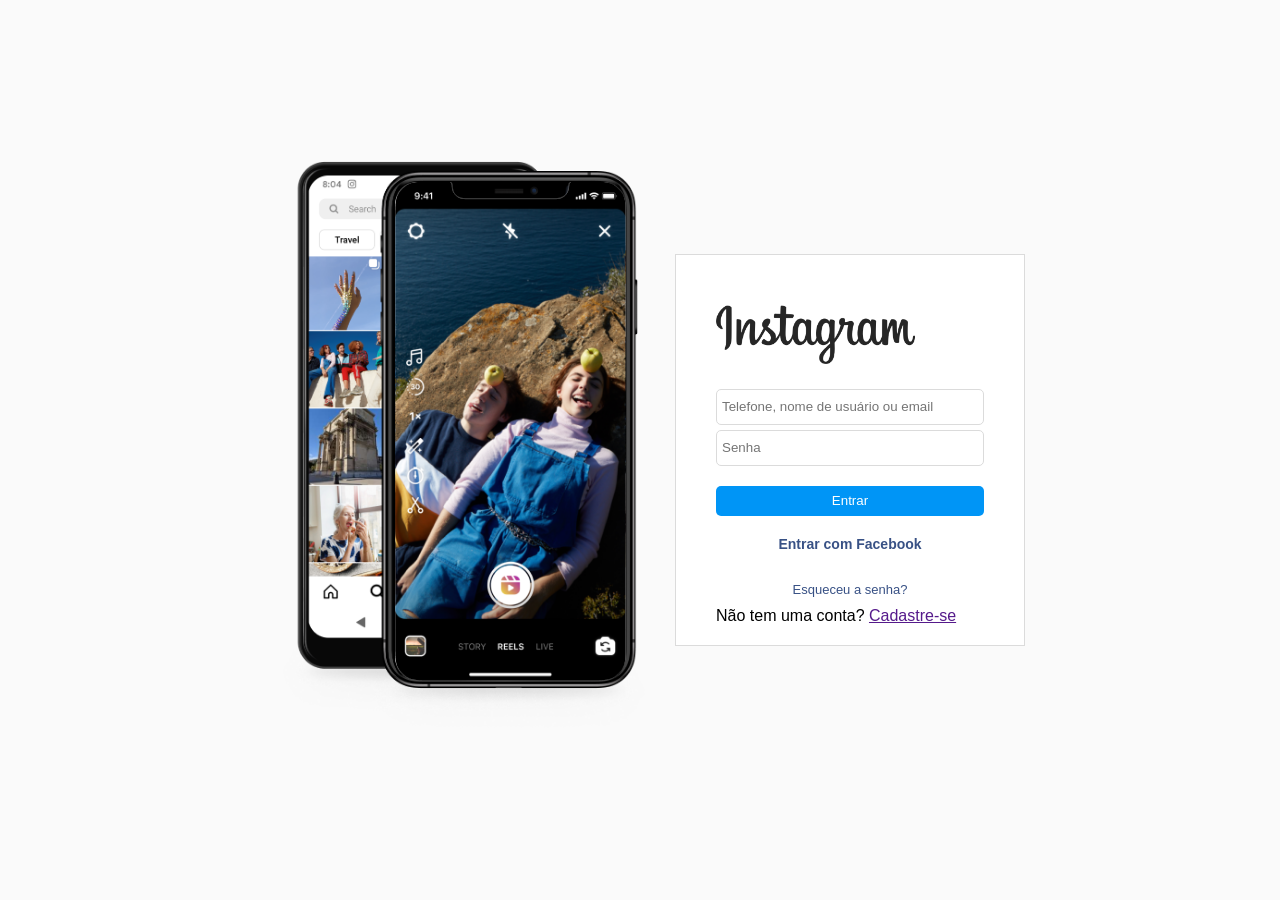
<file: aula devclub/index.html>
<!DOCTYPE html>
<html lang="pt-br">

<head>
    <meta charset="UTF-8">
    <meta name="viewport" content="width=device-width, initial-scale=1.0">
    <link rel="stylesheet" href="style.css">
    <title>DevClub - Instagran</title>
</head>

<body>
    <div class="caixa-imagem">
        <img src="img/celular.png" class="celular">
        <img src="img/insta1.png" class="imagem-insta">
        <img src="img/insta2.png" class="imagem-insta troca-imagem">
    </div>

    <div class="caixa-form"> 
        <img src="img/insta-logo.png" class="logo">

        <input placeholder="Telefone, nome de usuário ou email">
        <input placeholder="Senha" type="password">

        <button>Entrar</button>

        <a class="login-facebook">Entrar com Facebook</a>

        <a class="login-senha">Esqueceu a senha?</a>

        <p>Não tem uma conta? <a href="">Cadastre-se</a></p>
    

    </div>

</body>
<script src="scripts.js">

</script>

</html>
</file>
<file: aula devclub/style.css>
* {
    margin: 0px;
    padding: 0px;
    box-sizing: border-box;
}

body {
    background-color: #fafafa;
    width: 100vw;
    height: 100vh;
    display: flex;
    align-items: center;
    justify-content: center;
    font-family: sans-serif;
}
.caixa-imagem{
    position: relative;
}
.celular{ 
    width:420px;
}
.imagem-insta{
height: 500px;
position: absolute;
left: 140px;
top: 20px;
}

.caixa-form {
    width: 350px;
    border: 1px solid #dbdbdb;
    padding: 50px 40px 20px 40px;
    display: flex;
    flex-direction: column;
    background-color: #ffffff;
}

.logo {
    width: 200px;
    margin-bottom: 20px;

}
input{
    height: 36px;
    margin-top: 5px;
    border: 1px solid #dbdbdb;
    border-radius: 5px;
    outline: none;
    padding-left: 5px;
    color: #262626;
}
button{
    background-color: #0095f6;
    color: #ffffff;
    border-radius: 5px;
    border: none;
    height: 30px;
    margin-top: 20px;
    cursor: pointer;
}
.login-facebook{
    color: #385185;
    font-size: 14px;
    font-weight: bold;
    text-align: center;
    margin-top: 20px;
    margin-bottom: 20px;
    cursor: pointer;
}
.login-senha{
    color: #385185;
    font-size: 13px;
    text-align: center;
    margin-top: 10px;
    margin-bottom: 10px;
    cursor: pointer;
}
</file>
<file: projeto instagram/style.css>
* {
    margin: 0px;
    padding: 0px;
    box-sizing: border-box;
}

body {
    background-color: #fafafa;
    width: 100vw;
    height: 100vh;
    display: flex;
    align-items: center;
    justify-content: center;
    font-family: sans-serif;
}
.caixa-imagem{
    position: relative;
}
.celular{ 
    width:420px;
}
.imagem-insta{
height: 500px;
position: absolute;
left: 140px;
top: 20px;
}

.caixa-form {
    width: 350px;
    border: 1px solid #dbdbdb;
    padding: 50px 40px 20px 40px;
    display: flex;
    flex-direction: column;
    background-color: #ffffff;
}

.logo {
    width: 200px;
    margin-bottom: 20px;

}
input{
    height: 36px;
    margin-top: 5px;
    border: 1px solid #dbdbdb;
    border-radius: 5px;
    outline: none;
    padding-left: 5px;
    color: #262626;
}
button{
    background-color: #0095f6;
    color: #ffffff;
    border-radius: 5px;
    border: none;
    height: 30px;
    margin-top: 20px;
    cursor: pointer;
}
.login-facebook{
    color: #385185;
    font-size: 14px;
    font-weight: bold;
    text-align: center;
    margin-top: 20px;
    margin-bottom: 20px;
    cursor: pointer;
}
.login-senha{
    color: #385185;
    font-size: 13px;
    text-align: center;
    margin-top: 10px;
    margin-bottom: 10px;
    cursor: pointer;
}
@media screen and (max-width: 500px) {
    .caixa-imagem {
        display: none;
    }
    .caixa-form {
        width: 90%;
        padding: 20px;
        text-align: center;
    }
    .celular {
        width: 100%;
    }
    .imagem-insta {
        left: 0;
        top: 0;
        width: 100%;
        height: auto;
    }
    input, button {
        width: 100%;
    }
    
}
</file>
